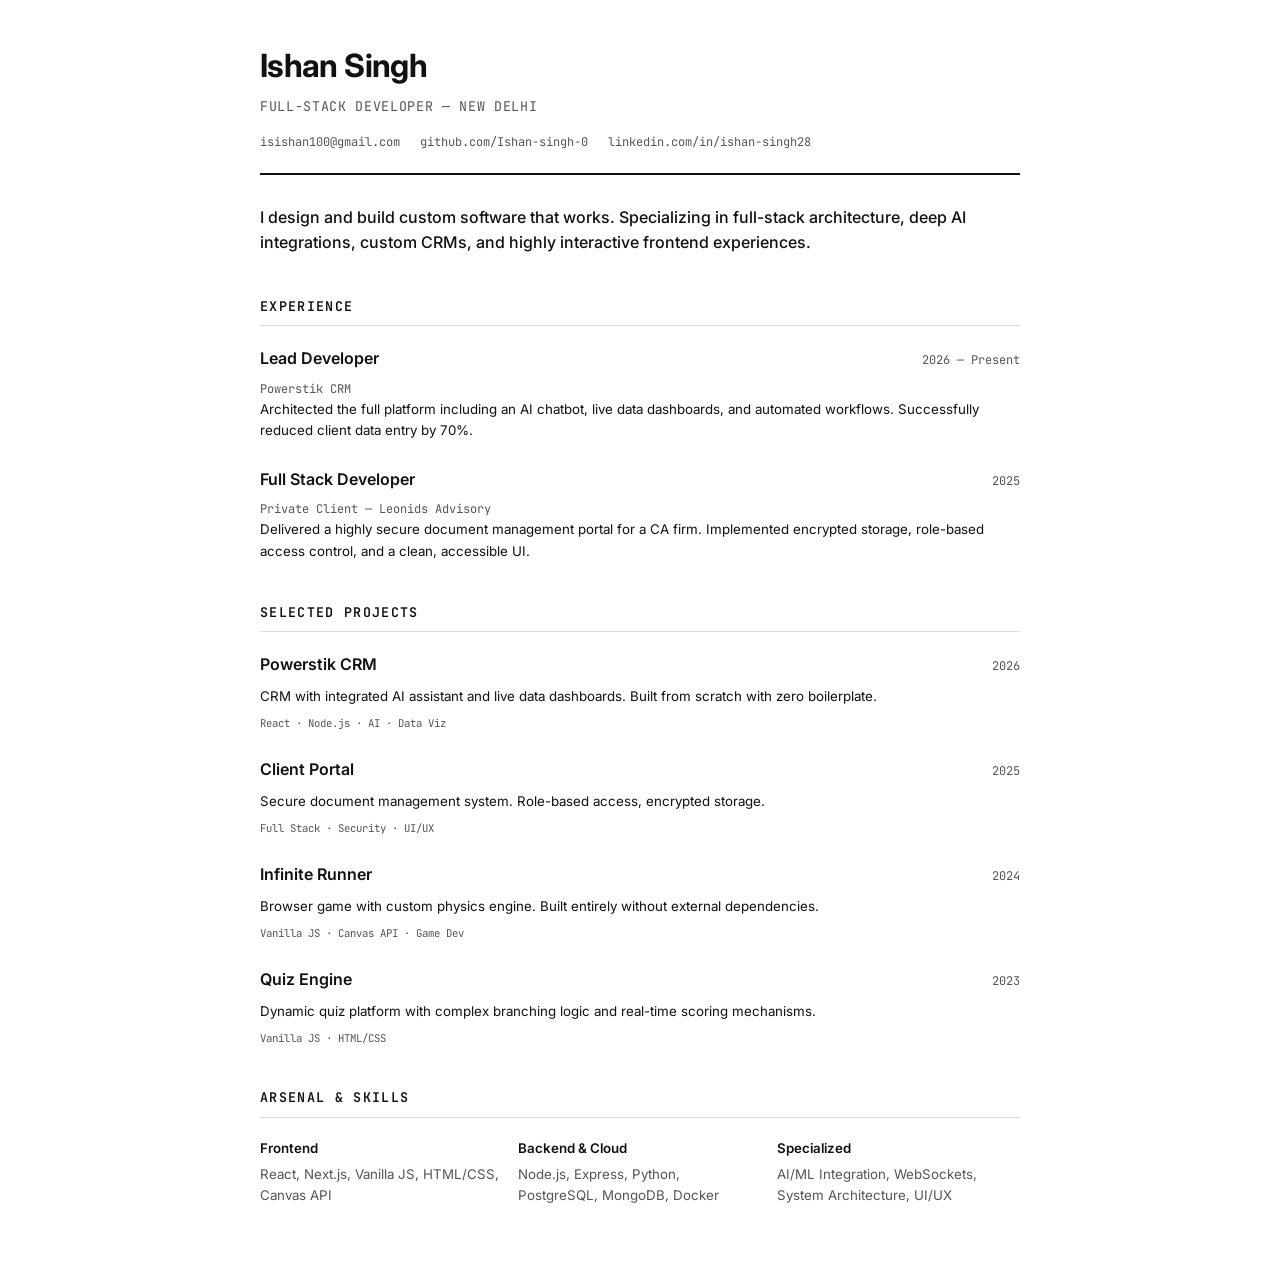
<file: main-site/resume.html>
<!DOCTYPE html>
<html lang="en">
<head>
  <meta charset="UTF-8">
  <title>Ishan Singh - Resume</title>
  <link rel="preconnect" href="https://fonts.googleapis.com">
  <link rel="preconnect" href="https://fonts.gstatic.com" crossorigin>
  <link href="https://fonts.googleapis.com/css2?family=Inter:wght@400;500;600;700&family=JetBrains+Mono:wght@400;500&display=swap" rel="stylesheet">
  <style>
    :root {
      --bg: #ffffff;
      --fg: #111111;
      --fg-muted: #555555;
      --border: #dddddd;
      --font-sans: 'Inter', sans-serif;
      --font-mono: 'JetBrains Mono', monospace;
    }
    * { margin: 0; padding: 0; box-sizing: border-box; }
    body {
      background-color: var(--bg);
      color: var(--fg);
      font-family: var(--font-sans);
      font-size: 11pt;
      line-height: 1.6;
      -webkit-font-smoothing: antialiased;
    }
    .container { max-width: 800px; margin: 0 auto; padding: 40px 20px; }
    
    /* Header */
    header { border-bottom: 2px solid var(--fg); padding-bottom: 20px; margin-bottom: 30px; }
    h1 { font-size: 24pt; font-weight: 700; letter-spacing: -0.02em; margin-bottom: 5px; }
    .subtitle { font-family: var(--font-mono); font-size: 10pt; color: var(--fg-muted); letter-spacing: 0.05em; text-transform: uppercase; margin-bottom: 15px; }
    .contact-info { display: flex; gap: 20px; font-size: 9pt; color: var(--fg-muted); font-family: var(--font-mono); }
    .contact-info a { color: inherit; text-decoration: none; border-bottom: 1px solid transparent; transition: border-color 0.2s; }
    .contact-info a:hover { border-color: var(--fg-muted); }
    
    /* Summary */
    .summary { font-size: 12pt; margin-bottom: 40px; color: var(--fg); font-weight: 500; }
    
    /* Sections */
    section { margin-bottom: 40px; }
    h2 { font-family: var(--font-mono); font-size: 10pt; font-weight: 600; text-transform: uppercase; letter-spacing: 0.1em; border-bottom: 1px solid var(--border); padding-bottom: 8px; margin-bottom: 20px; color: var(--fg); }
    
    /* Items (Experience / Projects) */
    .item { margin-bottom: 25px; page-break-inside: avoid; }
    .item-header { display: flex; justify-content: space-between; align-items: baseline; margin-bottom: 8px; }
    .item-title { font-weight: 600; font-size: 12pt; }
    .item-subtitle { font-family: var(--font-mono); font-size: 9pt; color: var(--fg-muted); }
    .item-date { font-family: var(--font-mono); font-size: 9pt; color: var(--fg-muted); }
    .item-desc { font-size: 10pt; color: var(--fg); margin-bottom: 8px; }
    .item-tags { font-family: var(--font-mono); font-size: 8pt; color: var(--fg-muted); }
    
    /* Skills */
    .skills-grid { display: grid; grid-template-columns: repeat(3, 1fr); gap: 15px; font-size: 10pt; }
    .skill-cat { font-weight: 600; margin-bottom: 5px; }
    .skill-list { color: var(--fg-muted); }

    /* Print Optimization */
    @media print {
      body { font-size: 10pt; }
      .container { padding: 0; max-width: 100%; }
      header { margin-top: 0; }
      .no-print { display: none; }
      @page { margin: 1.5cm; }
    }
  </style>
</head>
<body>
  <div class="container">
    <header>
      <h1>Ishan Singh</h1>
      <div class="subtitle">Full-Stack Developer &mdash; New Delhi</div>
      <div class="contact-info">
        <a href="mailto:isishan100@gmail.com">isishan100@gmail.com</a>
        <a href="https://github.com/Ishan-singh-0">github.com/Ishan-singh-0</a>
        <a href="https://linkedin.com/in/ishan-singh28">linkedin.com/in/ishan-singh28</a>
      </div>
    </header>

    <div class="summary">
      I design and build custom software that works. Specializing in full-stack architecture, deep AI integrations, custom CRMs, and highly interactive frontend experiences.
    </div>

    <section>
      <h2>Experience</h2>
      <div class="item">
        <div class="item-header">
          <div class="item-title">Lead Developer</div>
          <div class="item-date">2026 &mdash; Present</div>
        </div>
        <div class="item-subtitle">Powerstik CRM</div>
        <div class="item-desc">
          Architected the full platform including an AI chatbot, live data dashboards, and automated workflows. Successfully reduced client data entry by 70%.
        </div>
      </div>
      
      <div class="item">
        <div class="item-header">
          <div class="item-title">Full Stack Developer</div>
          <div class="item-date">2025</div>
        </div>
        <div class="item-subtitle">Private Client &mdash; Leonids Advisory</div>
        <div class="item-desc">
          Delivered a highly secure document management portal for a CA firm. Implemented encrypted storage, role-based access control, and a clean, accessible UI.
        </div>
      </div>
    </section>

    <section>
      <h2>Selected Projects</h2>
      <div class="item">
        <div class="item-header">
          <div class="item-title">Powerstik CRM</div>
          <div class="item-date">2026</div>
        </div>
        <div class="item-desc">CRM with integrated AI assistant and live data dashboards. Built from scratch with zero boilerplate.</div>
        <div class="item-tags">React &middot; Node.js &middot; AI &middot; Data Viz</div>
      </div>

      <div class="item">
        <div class="item-header">
          <div class="item-title">Client Portal</div>
          <div class="item-date">2025</div>
        </div>
        <div class="item-desc">Secure document management system. Role-based access, encrypted storage.</div>
        <div class="item-tags">Full Stack &middot; Security &middot; UI/UX</div>
      </div>

      <div class="item">
        <div class="item-header">
          <div class="item-title">Infinite Runner</div>
          <div class="item-date">2024</div>
        </div>
        <div class="item-desc">Browser game with custom physics engine. Built entirely without external dependencies.</div>
        <div class="item-tags">Vanilla JS &middot; Canvas API &middot; Game Dev</div>
      </div>

      <div class="item">
        <div class="item-header">
          <div class="item-title">Quiz Engine</div>
          <div class="item-date">2023</div>
        </div>
        <div class="item-desc">Dynamic quiz platform with complex branching logic and real-time scoring mechanisms.</div>
        <div class="item-tags">Vanilla JS &middot; HTML/CSS</div>
      </div>
    </section>

    <section>
      <h2>Arsenal &amp; Skills</h2>
      <div class="skills-grid">
        <div>
          <div class="skill-cat">Frontend</div>
          <div class="skill-list">React, Next.js, Vanilla JS, HTML/CSS, Canvas API</div>
        </div>
        <div>
          <div class="skill-cat">Backend &amp; Cloud</div>
          <div class="skill-list">Node.js, Express, Python, PostgreSQL, MongoDB, Docker</div>
        </div>
        <div>
          <div class="skill-cat">Specialized</div>
          <div class="skill-list">AI/ML Integration, WebSockets, System Architecture, UI/UX</div>
        </div>
      </div>
    </section>
  </div>

  <script>
    window.onload = function() {
      setTimeout(function() {
        window.print();
      }, 500);
    };
  </script>
</body>
</html>
</file>
